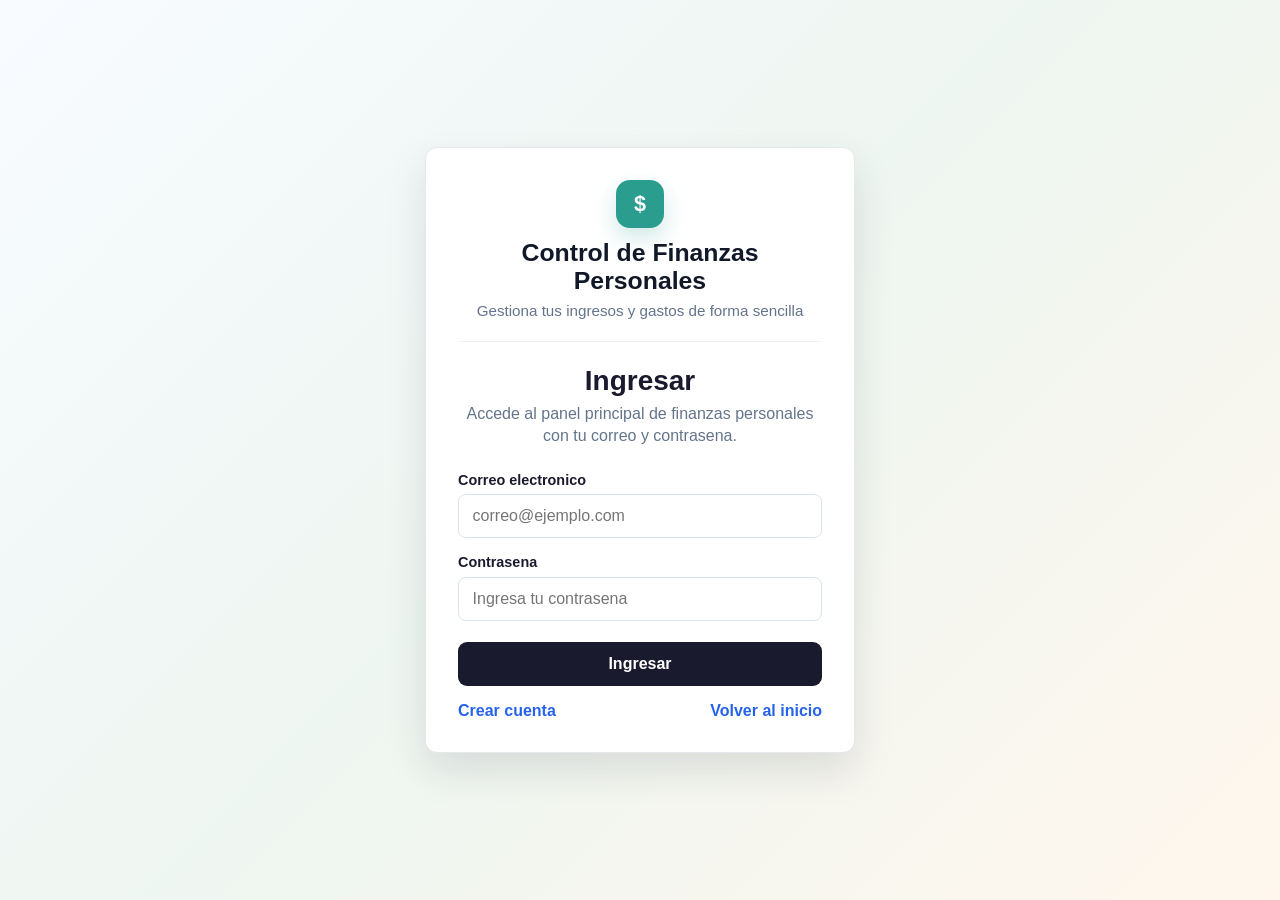
<file: src/main/resources/static/index.html>
<!DOCTYPE html>
<html lang="es">
<head>
  <meta charset="UTF-8" />
  <meta name="viewport" content="width=device-width, initial-scale=1.0"/>
  <title>Control de Finanzas Personales</title>
  <style>
    *, *::before, *::after { box-sizing: border-box; margin: 0; padding: 0; }

    body {
      font-family: 'Segoe UI', system-ui, sans-serif;
      background:
        radial-gradient(circle at top left, rgba(79, 70, 229, 0.16), transparent 34rem),
        linear-gradient(135deg, #f8fbff 0%, #eef6f1 48%, #fff7ed 100%);
      color: #1a1a2e;
      min-height: 100vh;
    }

    /* ── PAGE WRAPPER ── */
    .page {
      max-width: 1080px;
      margin: 0 auto;
      padding: 2rem 1.5rem 3rem;
    }

    /* ── HEADER ── */
    .page-header {
      display: flex;
      align-items: center;
      justify-content: space-between;
      gap: 1.5rem;
      margin-bottom: 1.6rem;
      padding: 1.7rem;
      background: linear-gradient(135deg, #111827 0%, #264653 58%, #2a9d8f 100%);
      color: #fff;
      border-radius: 20px;
      box-shadow: 0 18px 45px rgba(17, 24, 39, 0.22);
      overflow: hidden;
      position: relative;
    }

    .page-header::after {
      content: "";
      position: absolute;
      width: 12rem;
      height: 12rem;
      right: -4rem;
      top: -5rem;
      background: rgba(255,255,255,0.12);
      border-radius: 50%;
    }

    .page-header > * {
      position: relative;
      z-index: 1;
    }

    .page-header h1 {
      font-size: 2.15rem;
      font-weight: 800;
      color: #fff;
      letter-spacing: 0;
    }

    .page-header p {
      font-size: 0.98rem;
      color: rgba(255,255,255,0.78);
      margin-top: 0.35rem;
      max-width: 34rem;
    }

    .btn-nueva {
      display: flex;
      align-items: center;
      gap: 0.55rem;
      background: #ffffff;
      color: #111827;
      box-shadow: 0 12px 26px rgba(0,0,0,0.18);
      border: 2px solid rgba(255,255,255,0.85);
      border-radius: 999px;
      padding: 0.82rem 1.25rem;
      font-size: 0.95rem;
      font-weight: 800;
      cursor: pointer;
      transition: transform 0.2s, box-shadow 0.2s, background 0.2s;
      white-space: nowrap;
    }

    .btn-nueva span {
      display: inline-flex;
      align-items: center;
      justify-content: center;
      width: 1.35rem;
      height: 1.35rem;
      border-radius: 50%;
      background: #2a9d8f;
      color: #fff;
    }

    .btn-nueva:hover {
      background: #f8fafc;
      transform: translateY(-2px);
      box-shadow: 0 16px 34px rgba(0,0,0,0.2);
    }

    /* ── NAVIGATION ── */
    .nav-admin {
      display: grid;
      grid-template-columns: minmax(0, 1fr) auto;
      gap: 0.9rem;
      align-items: center;
      background: rgba(255,255,255,0.78);
      border: 1px solid rgba(255,255,255,0.85);
      border-radius: 16px;
      padding: 0.75rem;
      margin-bottom: 1.5rem;
      box-shadow: 0 12px 30px rgba(31, 41, 55, 0.08);
      backdrop-filter: blur(12px);
    }

    .nav-actions {
      display: flex;
      align-items: center;
      justify-content: center;
      gap: 0.65rem;
      min-width: 0;
      padding-inline: 0.5rem;
      flex-wrap: wrap;
    }

    .nav-admin a,
    .auth-logout {
      display: inline-flex;
      align-items: center;
      justify-content: center;
      gap: 0.4rem;
      min-height: 2.75rem;
      background: #ffffff;
      color: #243447;
      border: 1px solid rgba(42, 157, 143, 0.28);
      border-radius: 12px;
      padding: 0.72rem 1rem;
      font-size: 0.92rem;
      font-weight: 750;
      cursor: pointer;
      text-decoration: none;
      transition: transform 0.2s, box-shadow 0.2s, background 0.2s;
      white-space: nowrap;
      box-shadow: 0 1px 0 rgba(17,24,39,0.04);
    }

    .nav-admin a:hover,
    .auth-logout:hover {
      background: #eef6ff;
      transform: translateY(-1px);
      box-shadow: 0 8px 20px rgba(37, 99, 235, 0.12);
    }

    .auth-status {
      display: none;
      align-items: center;
      justify-content: flex-end;
      gap: 0.55rem;
      min-height: 3.35rem;
      background: rgba(255,255,255,0.96);
      color: #243447;
      border: 1px solid rgba(42, 157, 143, 0.24);
      border-radius: 14px;
      padding: 0.48rem 0.58rem 0.48rem 0.75rem;
      box-shadow: 0 8px 22px rgba(31, 41, 55, 0.08);
      min-width: min(100%, 30rem);
    }

    .auth-status.visible {
      display: inline-flex;
    }

    .auth-avatar,
    .auth-photo {
      width: 2.15rem;
      height: 2.15rem;
      border-radius: 50%;
      flex-shrink: 0;
    }

    .auth-avatar {
      display: inline-flex;
      align-items: center;
      justify-content: center;
      background: #2a9d8f;
      color: #fff;
      font-weight: 850;
    }

    .auth-photo {
      object-fit: cover;
      border: 1px solid rgba(42, 157, 143, 0.35);
    }

    .auth-text {
      font-size: 0.86rem;
      font-weight: 750;
      overflow-wrap: anywhere;
      line-height: 1.2;
      max-width: 16rem;
      color: #334155;
    }

    .auth-profile,
    .auth-logout {
      min-height: 2.35rem;
      border-radius: 10px;
      font-size: 0.84rem;
      font-weight: 800;
      padding: 0.55rem 0.78rem;
      white-space: nowrap;
      box-shadow: none;
    }

    .auth-profile {
      background: #e0f2fe;
      color: #075985;
    }

    .auth-profile:hover {
      background: #bae6fd;
    }

    .auth-logout {
      background: #fee2e2;
      color: #991b1b;
      border-color: #fecaca;
    }

    .auth-logout:hover {
      background: #fecaca;
    }

    .auth-link.oculto {
      display: none;
    }

    /* ── SUMMARY CARDS ── */
    .summary {
      display: grid;
      grid-template-columns: repeat(3, 1fr);
      gap: 1rem;
      margin-bottom: 1.4rem;
    }

    .summary-card {
      background: rgba(255,255,255,0.9);
      border: 1px solid rgba(255,255,255,0.9);
      border-radius: 18px;
      padding: 1.25rem;
      box-shadow: 0 16px 34px rgba(31, 41, 55, 0.09);
      position: relative;
      overflow: hidden;
    }

    .summary-card::after {
      content: "";
      position: absolute;
      inset: auto -2rem -3rem auto;
      width: 7rem;
      height: 7rem;
      background: rgba(42, 157, 143, 0.09);
      border-radius: 50%;
    }

    .summary-top {
      display: flex;
      align-items: center;
      justify-content: space-between;
      margin-bottom: 0.5rem;
      position: relative;
      z-index: 1;
    }

    .summary-icon {
      width: 2.45rem;
      height: 2.45rem;
      display: inline-flex;
      align-items: center;
      justify-content: center;
      border-radius: 14px;
      background: #f3f7fb;
      font-size: 1.15rem;
    }

    .summary-card .label {
      font-size: 0.78rem;
      color: #64748b;
      font-weight: 800;
      text-transform: uppercase;
      letter-spacing: 0;
    }

    .summary-card .amount {
      font-size: 1.65rem;
      font-weight: 850;
      position: relative;
      z-index: 1;
    }

    .c-green { color: #16a34a; }
    .c-red   { color: #dc2626; }
    .c-blue  { color: #2563eb; }

    /* ── TOOLBAR ── */
    .toolbar {
      display: flex;
      gap: 0.8rem;
      margin-bottom: 1.1rem;
      align-items: center;
      background: rgba(255,255,255,0.82);
      border: 1px solid rgba(255,255,255,0.88);
      border-radius: 16px;
      padding: 0.75rem;
      box-shadow: 0 12px 28px rgba(31, 41, 55, 0.08);
      backdrop-filter: blur(12px);
    }

    .search-wrap {
      flex: 1;
      position: relative;
    }

    .search-wrap svg {
      position: absolute;
      left: 0.75rem;
      top: 50%;
      transform: translateY(-50%);
      color: #64748b;
    }

    .search-wrap input {
      width: 100%;
      padding: 0.78rem 0.9rem 0.78rem 2.4rem;
      border: 1px solid #dbe4ee;
      border-radius: 12px;
      font-size: 0.9rem;
      outline: none;
      background: #fff;
      transition: border 0.2s, box-shadow 0.2s;
    }

    .search-wrap input:focus {
      border-color: #2a9d8f;
      box-shadow: 0 0 0 4px rgba(42, 157, 143, 0.12);
    }

    .filter-wrap {
      display: flex;
      align-items: center;
      gap: 0.4rem;
      border: 1px solid #dbe4ee;
      border-radius: 12px;
      padding: 0.7rem 0.9rem;
      background: #fff;
      font-size: 0.9rem;
      color: #334155;
      cursor: pointer;
      min-height: 2.8rem;
    }

    .filter-wrap select {
      border: none;
      outline: none;
      font-size: 0.9rem;
      color: #243447;
      background: transparent;
      cursor: pointer;
      font-weight: 650;
    }

    /* ── TRANSACTION LIST ── */
    .card {
      background: rgba(255,255,255,0.92);
      border: 1px solid rgba(255,255,255,0.9);
      border-radius: 18px;
      box-shadow: 0 18px 40px rgba(31, 41, 55, 0.1);
      overflow: hidden;
    }

    .tx-item {
      display: flex;
      align-items: center;
      gap: 1rem;
      padding: 1.05rem 1.25rem;
      border-bottom: 1px solid #eef2f7;
      transition: background 0.15s, transform 0.15s;
    }

    .tx-item:last-child { border-bottom: none; }
    .tx-item:hover {
      background: #f8fbff;
      transform: translateX(2px);
    }

    /* avatar */
    .avatar {
      width: 42px;
      height: 42px;
      border-radius: 14px;
      display: flex;
      align-items: center;
      justify-content: center;
      font-weight: 700;
      font-size: 1rem;
      color: #fff;
      flex-shrink: 0;
      box-shadow: inset 0 -10px 18px rgba(0,0,0,0.12);
    }

    .tx-info { flex: 1; min-width: 0; }

    .tx-name {
      font-weight: 750;
      font-size: 0.95rem;
      white-space: nowrap;
      overflow: hidden;
      text-overflow: ellipsis;
    }

    .tx-meta {
      font-size: 0.8rem;
      color: #64748b;
      margin-top: 0.15rem;
    }

    .tx-right {
      text-align: right;
      flex-shrink: 0;
    }

    .tx-amount {
      font-weight: 850;
      font-size: 1rem;
    }

    .tx-badge {
      display: inline-block;
      margin-top: 0.2rem;
      font-size: 0.72rem;
      font-weight: 800;
      border-radius: 20px;
      padding: 0.16rem 0.6rem;
    }

    .badge-ingreso { background: #dcfce7; color: #15803d; }
    .badge-gasto   { background: #fee2e2; color: #b91c1c; }

    .tx-actions {
      display: flex;
      align-items: center;
      gap: 0.2rem;
      flex-shrink: 0;
    }

    .tx-edit,
    .tx-del {
      background: none;
      border: none;
      color: #d1d5db;
      cursor: pointer;
      font-size: 0.92rem;
      padding: 0 0.3rem;
      transition: color 0.15s;
    }

    .tx-edit:hover { color: #2563eb; }
    .tx-del:hover { color: #dc2626; }

    .empty-state {
      text-align: center;
      padding: 2.5rem 1rem;
      color: #bbb;
      font-size: 0.95rem;
    }

    /* ── MODAL ── */
    .overlay {
      display: none;
      position: fixed;
      inset: 0;
      background: rgba(0,0,0,0.35);
      z-index: 100;
      align-items: center;
      justify-content: center;
    }

    .overlay.open { display: flex; }

    .modal {
      background: #fff;
      border-radius: 16px;
      padding: 1.8rem;
      width: 100%;
      max-width: 420px;
      box-shadow: 0 8px 30px rgba(0,0,0,0.18);
      position: relative;
    }

    .modal h2 {
      font-size: 1.2rem;
      font-weight: 700;
      margin-bottom: 1.4rem;
    }

    .modal-close {
      position: absolute;
      top: 1.1rem;
      right: 1.2rem;
      background: none;
      border: none;
      font-size: 1.2rem;
      color: #aaa;
      cursor: pointer;
    }

    .modal-close:hover { color: #333; }

    .form-group {
      margin-bottom: 1rem;
    }

    .form-group label {
      display: block;
      font-size: 0.85rem;
      font-weight: 600;
      color: #374151;
      margin-bottom: 0.35rem;
    }

    .form-group input,
    .form-group select {
      width: 100%;
      padding: 0.65rem 0.85rem;
      border: 1px solid #e5e7eb;
      border-radius: 9px;
      font-size: 0.92rem;
      outline: none;
      transition: border 0.2s;
      background: #fff;
    }

    .form-group input:focus,
    .form-group select:focus { border-color: #1a1a2e; }

    .btn-guardar {
      width: 100%;
      padding: 0.75rem;
      background: #1a1a2e;
      color: #fff;
      border: none;
      border-radius: 10px;
      font-size: 1rem;
      font-weight: 600;
      cursor: pointer;
      margin-top: 0.5rem;
      transition: background 0.2s;
    }

    .btn-guardar:hover { background: #2d2d50; }

    .btn-cancelar-edicion {
      display: none;
      width: 100%;
      padding: 0.72rem;
      background: #f1f5f9;
      color: #334155;
      border: 1px solid #cbd5e1;
      border-radius: 10px;
      font-size: 0.95rem;
      font-weight: 700;
      cursor: pointer;
      margin-top: 0.65rem;
    }

    .btn-cancelar-edicion.visible {
      display: block;
    }
    .mensaje-app {
  display: none;
  position: fixed;
  inset: 0;
  background: rgba(0,0,0,0.35);
  z-index: 200;
  align-items: center;
  justify-content: center;
}

.mensaje-app.open {
  display: flex;
}

.mensaje-box {
  background: #fff;
  border-radius: 16px;
  padding: 1.5rem;
  max-width: 420px;
  width: calc(100% - 2rem);
  box-shadow: 0 20px 45px rgba(0,0,0,0.22);
}

.mensaje-box h3 {
  margin-bottom: 0.7rem;
  font-size: 1.1rem;
}

.mensaje-box p {
  color: #475569;
  line-height: 1.4;
  margin-bottom: 1.2rem;
}

.mensaje-box button {
  width: 100%;
  padding: 0.75rem;
  border: none;
  border-radius: 10px;
  background: #1a1a2e;
  color: #fff;
  font-weight: 700;
  cursor: pointer;
}
    @media (max-width: 600px) {
      .summary { grid-template-columns: 1fr; }
      .page { padding: 1.2rem 1rem; }
      .page-header {
        align-items: stretch;
        flex-direction: column;
        padding: 1.3rem;
      }
      .page-header h1 { font-size: 1.7rem; }
      .btn-nueva { justify-content: center; }
      .toolbar {
        align-items: stretch;
        flex-direction: column;
      }
      .filter-wrap { width: 100%; }
      .filter-wrap select { width: 100%; }
      .nav-admin {
        grid-template-columns: 1fr;
      }
      .auth-status {
        justify-content: flex-start;
        min-width: 0;
        width: 100%;
        flex-wrap: wrap;
      }
      .auth-text {
        max-width: none;
        flex: 1;
        min-width: 12rem;
      }
    }
  </style>
</head>
<body>
<div class="page">

  <!-- NAVIGATION -->
  <div class="nav-admin">
    <div class="nav-actions">
      <a href="login.html" class="auth-link" id="linkLogin">Ingresar</a>
      <a href="registro.html" class="auth-link" id="linkRegistro">Crear cuenta</a>
      <a href="admin.html">📊 Administrar Categorías de Gasto</a>
      <a href="admin-fuentes.html">💰 Administrar Fuentes de Ingreso</a>
    </div>
    <div class="auth-status" id="authStatus">
      <span class="auth-avatar" id="authAvatar">?</span>
      <span class="auth-text" id="authText"></span>
      <a class="auth-profile" href="perfil.html">Mi perfil</a>
      <button class="auth-logout" id="btnCerrarSesion" type="button">Cerrar sesión</button>
    </div>
  </div>

  <!-- HEADER -->
  <div class="page-header">
    <div>
      <h1>Control de Finanzas Personales</h1>
      <p>Consulta tu balance, registra movimientos y mantén tus ingresos y gastos organizados.</p>
    </div>
    <button class="btn-nueva" onclick="abrirModal()">
      <span>+</span> Nueva Transacción
    </button>
  </div>

  <!-- SUMMARY -->
  <div class="summary">
    <div class="summary-card">
      <div class="summary-top">
        <div class="label">Total ingresos</div>
        <div class="summary-icon">↗</div>
      </div>
      <div class="amount c-green" id="totalIngresos">$0.00</div>
    </div>
    <div class="summary-card">
      <div class="summary-top">
        <div class="label">Total gastos</div>
        <div class="summary-icon">↘</div>
      </div>
      <div class="amount c-red" id="totalGastos">$0.00</div>
    </div>
    <div class="summary-card">
      <div class="summary-top">
        <div class="label">Balance</div>
        <div class="summary-icon">∑</div>
      </div>
      <div class="amount c-blue" id="balance">$0.00</div>
    </div>
  </div>

  <!-- TOOLBAR -->
  <div class="toolbar">
    <div class="search-wrap">
      <svg width="16" height="16" fill="none" stroke="currentColor" stroke-width="2" viewBox="0 0 24 24">
        <circle cx="11" cy="11" r="8"/><line x1="21" y1="21" x2="16.65" y2="16.65"/>
      </svg>
      <input type="text" id="buscar" placeholder="Buscar transacciones..." oninput="renderLista()" />
    </div>
    <div class="filter-wrap">
      <svg width="15" height="15" fill="none" stroke="currentColor" stroke-width="2" viewBox="0 0 24 24">
        <polygon points="22 3 2 3 10 12.46 10 19 14 21 14 12.46 22 3"/>
      </svg>
      <select id="filtro" onchange="renderLista()">
        <option value="todas">Todas</option>
        <option value="ingreso">Ingresos</option>
        <option value="gasto">Gastos</option>
      </select>
    </div>
  </div>

  <!-- LISTA -->
  <div class="card" id="lista">
    <div class="empty-state">Cargando...</div>
  </div>

</div>

<!-- MODAL -->
<div class="overlay" id="overlay" onclick="cerrarSiOverlay(event)">
  <div class="modal">
    <button class="modal-close" onclick="cerrarModal()">✕</button>
    <h2 id="modalTitulo">Agregar Transacción</h2>
    <form id="formTx" onsubmit="guardar(event)">
      <div class="form-group">
        <label>Tipo</label>
        <select id="tipo" onchange="actualizarSelectores()">
          <option value="gasto">Gasto</option>
          <option value="ingreso">Ingreso</option>
        </select>
      </div>
      <div class="form-group">
        <label>Descripción</label>
        <input type="text" id="desc" placeholder="Ej: Salario mensual" required />
      </div>
      <div class="form-group" id="categoriaGroup">
        <label id="labelCategoria">Categoría</label>
        <select id="categoria" required>
          <option value="">-- Selecciona una categoría --</option>
        </select>
      </div>
      <div class="form-group" id="fuenteGroup" style="display: none;">
        <label id="labelFuente">Fuente de ingreso</label>
        <select id="fuente">
          <option value="">-- Selecciona una fuente --</option>
        </select>
      </div>
      <div class="form-group">
        <label>Monto</label>
        <input type="number" id="monto" placeholder="0.00" step="0.01" min="0.01" required />
      </div>
      <div class="form-group">
        <label>Fecha</label>
        <input type="date" id="fecha" required />
      </div>
      <button type="submit" class="btn-guardar">Guardar Transacción</button>
      <button type="button" class="btn-cancelar-edicion" id="btnCancelarEdicion" onclick="cancelarEdicion()">Cancelar</button>
    </form>
  </div>
</div>
<div class="mensaje-app" id="mensajeApp">
  <div class="mensaje-box">
    <h3>Atención</h3>
    <p id="mensajeTexto"></p>
    <button onclick="cerrarMensaje()">Aceptar</button>
  </div>
</div>
<script>
  const API = '/api';
  let usuarioActual = null;

  function cargarEstadoSesion() {
    const raw = localStorage.getItem('usuarioAutenticado');
    if (!raw) {
      window.location.href = 'login.html';
      return false;
    }

    try {
      const usuario = JSON.parse(raw);
      if (!usuario || !usuario.id || !usuario.correo) {
        localStorage.removeItem('usuarioAutenticado');
        window.location.href = 'login.html';
        return false;
      }

      usuarioActual = usuario;

      const nombre = (usuario.nombre || '').trim();
      const correo = usuario.correo;
      const fotoUrl = (usuario.fotoUrl || '').trim();
      const inicial = (nombre || correo || '?').charAt(0).toUpperCase();
      const textoSesion = nombre ? `Sesión iniciada como ${nombre} (${correo})` : `Sesión iniciada como ${correo}`;
      const authStatus = document.getElementById('authStatus');
      const avatarActual = document.getElementById('authAvatar');

      if (fotoUrl) {
        const img = document.createElement('img');
        img.className = 'auth-photo';
        img.id = 'authAvatar';
        img.src = fotoUrl;
        img.alt = 'Foto de perfil';
        img.onerror = () => {
          const avatar = document.createElement('span');
          avatar.className = 'auth-avatar';
          avatar.id = 'authAvatar';
          avatar.textContent = inicial;
          img.replaceWith(avatar);
        };
        avatarActual.replaceWith(img);
      } else {
        avatarActual.textContent = inicial;
      }

      document.getElementById('authText').textContent = textoSesion;
      authStatus.classList.add('visible');
      document.getElementById('linkLogin').classList.add('oculto');
      document.getElementById('linkRegistro').classList.add('oculto');
      return true;
    } catch (err) {
      localStorage.removeItem('usuarioAutenticado');
      window.location.href = 'login.html';
      return false;
    }
  }

  function cerrarSesion() {
    localStorage.removeItem('usuarioAutenticado');
    window.location.href = 'login.html';
  }

  document.getElementById('btnCerrarSesion').addEventListener('click', cerrarSesion);

  const sesionActiva = cargarEstadoSesion();

  // Paleta de colores para avatares
  const COLORS = ['#6366f1','#f59e0b','#10b981','#ef4444','#3b82f6','#8b5cf6','#ec4899','#14b8a6','#f97316','#84cc16'];
  const colorMap = {};

  function avatarColor(letra) {
    const k = letra.toUpperCase();
    if (!colorMap[k]) {
      const idx = k.charCodeAt(0) % COLORS.length;
      colorMap[k] = COLORS[idx];
    }
    return colorMap[k];
  }

  const fmt = n => '$' + parseFloat(n).toLocaleString('es-CO', { minimumFractionDigits: 2, maximumFractionDigits: 2 });

  let todas = []; // { ...item, tipo: 'ingreso'|'gasto' }
  let categoriasGasto = [];
  let fuentesIngreso = [];
  let transaccionEditando = null;

  // Cargar todas las categorías y filtrarlas por tipo
  async function cargarCategorias() {
    try {
      if (!usuarioActual) return;
      const res = await fetch(`${API}/categorias?usuarioId=${usuarioActual.id}`);
      categoriasGasto = await res.json();
    } catch (err) {
      console.error('Error cargando categorías:', err);
    }
  }

  // Cargar fuentes de ingreso
  async function cargarFuentes() {
    try {
      if (!usuarioActual) return;
      const res = await fetch(`${API}/fuentes-ingreso?usuarioId=${usuarioActual.id}`);
      fuentesIngreso = await res.json();
    } catch (err) {
      console.error('Error cargando fuentes:', err);
    }
  }

  // Actualizar selectores al abrir modal o cambiar tipo
  function actualizarSelectores() {
    const tipo = document.getElementById('tipo').value;
    const selectCat = document.getElementById('categoria');
    const categoriaGroup = document.getElementById('categoriaGroup');
    const fuenteGroup = document.getElementById('fuenteGroup');
    const selectFuente = document.getElementById('fuente');

    selectCat.innerHTML = '<option value="">-- Selecciona una categoría --</option>';
    const cats = tipo === 'gasto' ? categoriasGasto : [];
    cats.forEach(cat => {
      const opt = document.createElement('option');
      opt.value = cat.id;
      opt.textContent = cat.nombre;
      selectCat.appendChild(opt);
    });

    // Mostrar u ocultar fuentes según tipo
    if (tipo === 'ingreso') {
      categoriaGroup.style.display = 'none';
      selectCat.required = false;
      selectCat.value = '';

      fuenteGroup.style.display = 'block';
      selectFuente.required = fuentesIngreso.length > 0;
      selectFuente.innerHTML = '<option value="">-- Selecciona una fuente --</option>';
      fuentesIngreso.forEach(f => {
        const opt = document.createElement('option');
        opt.value = f.id;
        opt.textContent = f.nombre;
        selectFuente.appendChild(opt);
      });
    } else {
      categoriaGroup.style.display = 'block';
      selectCat.required = categoriasGasto.length > 0;
      selectFuente.required = false;
      selectFuente.value = '';
      fuenteGroup.style.display = 'none';
    }
  }

  // ────────────────────────────────────────────────────────────
  async function cargar() {
    if (!usuarioActual) return;

    await Promise.all([cargarCategorias(), cargarFuentes()]);
    
    const [rI, rG] = await Promise.all([
      fetch(`${API}/ingresos?usuarioId=${usuarioActual.id}`),
      fetch(`${API}/gastos?usuarioId=${usuarioActual.id}`)
    ]);

    if (!rI.ok || !rG.ok) {
      localStorage.removeItem('usuarioAutenticado');
      window.location.href = 'login.html';
      return;
    }

    const ingresos = (await rI.json()).map(i => ({ ...i, tipo: 'ingreso' }));
    const gastos   = (await rG.json()).map(g => ({ ...g, tipo: 'gasto'   }));

    todas = [...ingresos, ...gastos].sort((a, b) => b.fecha.localeCompare(a.fecha));
    actualizarResumen();
    renderLista();
  }

  function actualizarResumen() {
    const sumI = todas.filter(t => t.tipo === 'ingreso').reduce((s, t) => s + parseFloat(t.monto), 0);
    const sumG = todas.filter(t => t.tipo === 'gasto').reduce((s, t) => s + parseFloat(t.monto), 0);
    const bal  = sumI - sumG;

    document.getElementById('totalIngresos').textContent = fmt(sumI);
    document.getElementById('totalGastos').textContent   = fmt(sumG);
    const elBal = document.getElementById('balance');
    elBal.textContent = fmt(bal);
    elBal.className   = 'amount ' + (bal >= 0 ? 'c-blue' : 'c-red');
  }

  function renderLista() {
    const busq   = document.getElementById('buscar').value.toLowerCase();
    const filtro = document.getElementById('filtro').value;

    const items = todas.filter(t => {
      const matchTipo = filtro === 'todas' || t.tipo === filtro;
      const categoriaTexto = typeof t.categoria === 'string' ? t.categoria : (t.categoria?.nombre || '');
      const fuenteTexto = typeof t.fuenteIngreso === 'string' ? t.fuenteIngreso : (t.fuenteIngreso?.nombre || '');
      const matchText = !busq ||
        (t.descripcion || '').toLowerCase().includes(busq) ||
        categoriaTexto.toLowerCase().includes(busq) ||
        fuenteTexto.toLowerCase().includes(busq);
      return matchTipo && matchText;
    });

    const lista = document.getElementById('lista');

    if (items.length === 0) {
      lista.innerHTML = '<div class="empty-state">No se encontraron transacciones</div>';
      return;
    }

    lista.innerHTML = items.map(t => {
      const letra = (t.descripcion || '?')[0].toUpperCase();
      const color = avatarColor(letra);
      const esIngreso = t.tipo === 'ingreso';
      const amountStr = (esIngreso ? '+' : '-') + fmt(t.monto);
      const amountClass = esIngreso ? 'c-green' : 'c-red';
      const badge = esIngreso
        ? '<span class="tx-badge badge-ingreso">Ingreso</span>'
        : '<span class="tx-badge badge-gasto">Gasto</span>';
      const categoriaNombre = typeof t.categoria === 'string' ? t.categoria : (t.categoria?.nombre || '');
      const fuenteNombre = esIngreso
        ? (typeof t.fuenteIngreso === 'string' ? t.fuenteIngreso : (t.fuenteIngreso?.nombre || 'Sin fuente'))
        : null;
      const meta = [categoriaNombre, fuenteNombre, formatFecha(t.fecha)].filter(Boolean).join(' • ');

      return `
        <div class="tx-item">
          <div class="avatar" style="background:${color}">${letra}</div>
          <div class="tx-info">
            <div class="tx-name">${esc(t.descripcion)}</div>
            <div class="tx-meta">${esc(meta)}</div>
          </div>
          <div class="tx-right">
            <div class="tx-amount ${amountClass}">${amountStr}</div>
            ${badge}
          </div>
          <div class="tx-actions">
            <button class="tx-edit" onclick="editar('${t.tipo}', ${t.id})">Editar</button>
            <button class="tx-del" onclick="eliminar('${t.tipo}', ${t.id})">✕</button>
          </div>
        </div>`;
    }).join('');
  }

  function formatFecha(f) {
    if (!f) return '';
    const meses = ['ene','feb','mar','abr','may','jun','jul','ago','sep','oct','nov','dic'];
    const [y, m, d] = f.split('-');
    return `${parseInt(d)} ${meses[parseInt(m)-1]} ${y}`;
  }

  function esc(s) {
    if (!s) return '';
    return s.replace(/&/g,'&amp;').replace(/</g,'&lt;').replace(/>/g,'&gt;');
  }

  // ── Eliminar ─────────────────────────────────────────────────
  async function eliminar(tipo, id) {
    if (!usuarioActual) {
      window.location.href = 'login.html';
      return;
    }

    const endpoint = tipo === 'ingreso' ? 'ingresos' : 'gastos';
    await fetch(`${API}/${endpoint}/${id}?usuarioId=${usuarioActual.id}`, { method: 'DELETE' });
    cargar();
  }

  // ── Modal ─────────────────────────────────────────────────────
  function abrirModal() {
    limpiarModoEdicion();
    document.getElementById('formTx').reset();
    document.getElementById('fecha').valueAsDate = new Date();
    actualizarSelectores();
    document.getElementById('overlay').classList.add('open');
  }

  function cerrarModal() {
    document.getElementById('overlay').classList.remove('open');
    limpiarModoEdicion();
  }

  function cerrarSiOverlay(e) {
    if (e.target === document.getElementById('overlay')) cerrarModal();
  }

  function limpiarModoEdicion() {
    transaccionEditando = null;
    document.getElementById('modalTitulo').textContent = 'Agregar Transacción';
    document.querySelector('.btn-guardar').textContent = 'Guardar Transacción';
    document.getElementById('btnCancelarEdicion').classList.remove('visible');
    document.getElementById('tipo').disabled = false;
  }

  function cancelarEdicion() {
    cerrarModal();
  }

  function editar(tipo, id) {
    const tx = todas.find(t => t.tipo === tipo && t.id === id);
    if (!tx) {
      mostrarMensaje('No se encontró la transacción para editar.');
      return;
    }

    transaccionEditando = { tipo, id };
    document.getElementById('formTx').reset();
    document.getElementById('modalTitulo').textContent = 'Editar transacción';
    document.querySelector('.btn-guardar').textContent = 'Guardar cambios';
    document.getElementById('btnCancelarEdicion').classList.add('visible');

    const tipoSelect = document.getElementById('tipo');
    tipoSelect.value = tipo;
    tipoSelect.disabled = true;
    actualizarSelectores();

    document.getElementById('desc').value = tx.descripcion || '';
    document.getElementById('monto').value = tx.monto || '';
    document.getElementById('fecha').value = tx.fecha || '';

    if (tipo === 'gasto') {
      document.getElementById('categoria').value = tx.categoria?.id || '';
    } else {
      document.getElementById('fuente').value = tx.fuenteIngreso?.id || '';
    }

    document.getElementById('overlay').classList.add('open');
  }
function mostrarMensaje(texto) {
  document.getElementById('mensajeTexto').textContent = texto;
  document.getElementById('mensajeApp').classList.add('open');
}

function cerrarMensaje() {
  document.getElementById('mensajeApp').classList.remove('open');
}
  async function guardar(e) {
    e.preventDefault();
    const tipo = transaccionEditando ? transaccionEditando.tipo : document.getElementById('tipo').value;
    const endpoint = tipo === 'ingreso' ? 'ingresos' : 'gastos';
    const categoriaId = document.getElementById('categoria').value;
    const descripcion = document.getElementById('desc').value.trim();
    const monto = document.getElementById('monto').value;
    const fecha = document.getElementById('fecha').value;

    if (!descripcion) {
      mostrarMensaje('La descripción es obligatoria.');
      return;
    }

    if (!monto || parseFloat(monto) <= 0) {
      mostrarMensaje('El monto debe ser mayor que cero.');
      return;
    }

    if (!fecha) {
      mostrarMensaje('La fecha es obligatoria.');
      return;
    }

    if (tipo === 'gasto' && categoriasGasto.length === 0) {
      mostrarMensaje('No se puede crear el gasto porque no hay ninguna categoría de gasto definida. Primero crea una categoría de gasto.');
      return;
    }

    if (tipo === 'ingreso' && fuentesIngreso.length === 0) {
      mostrarMensaje('No se puede crear el ingreso porque no hay ninguna fuente de ingreso definida.');
      return;
    }

    if (tipo === 'gasto' && !categoriaId) {
      mostrarMensaje('Debes seleccionar una categoría de gasto.');
      return;
    }

    const body = {
      descripcion,
      monto,
      fecha
    };

    if (!transaccionEditando) {
      body.usuarioId = usuarioActual.id;
    }

    if (tipo === 'gasto') {
      if (transaccionEditando) {
        body.categoria = { id: parseInt(categoriaId, 10) };
      } else {
        body.categoriaId = parseInt(categoriaId, 10);
      }
    }

    // Agregar fuenteIngresoId si es ingreso
    if (tipo === 'ingreso') {
      const fuenteId = document.getElementById('fuente').value;
      if (!fuenteId) {
        mostrarMensaje('Debes seleccionar una fuente de ingreso.');
        return;
      }
      if (fuenteId) {
        if (transaccionEditando) {
          body.fuenteIngreso = { id: parseInt(fuenteId, 10) };
        } else {
          body.fuenteIngresoId = parseInt(fuenteId, 10);
        }
      }
    }

    const url = transaccionEditando
      ? `${API}/${endpoint}/${transaccionEditando.id}?usuarioId=${usuarioActual.id}`
      : `${API}/${endpoint}`;
    const method = transaccionEditando ? 'PUT' : 'POST';
    const mensajeExito = transaccionEditando ? 'Transacción actualizada correctamente.' : 'Transacción guardada correctamente.';

    const res = await fetch(url, {
      method,
      headers: { 'Content-Type': 'application/json' },
      body: JSON.stringify(body)
    });

    if (!res.ok) {
      const error = await res.text().catch(() => '');
      mostrarMensaje(error || 'No se pudo guardar la transacción.');
      return;
    }

    cerrarModal();
    mostrarMensaje(mensajeExito);
    cargar();
  }

  // ── Init ──────────────────────────────────────────────────────
  if (sesionActiva) {
    cargar();
  }
</script>
</body>
</html>
</file>
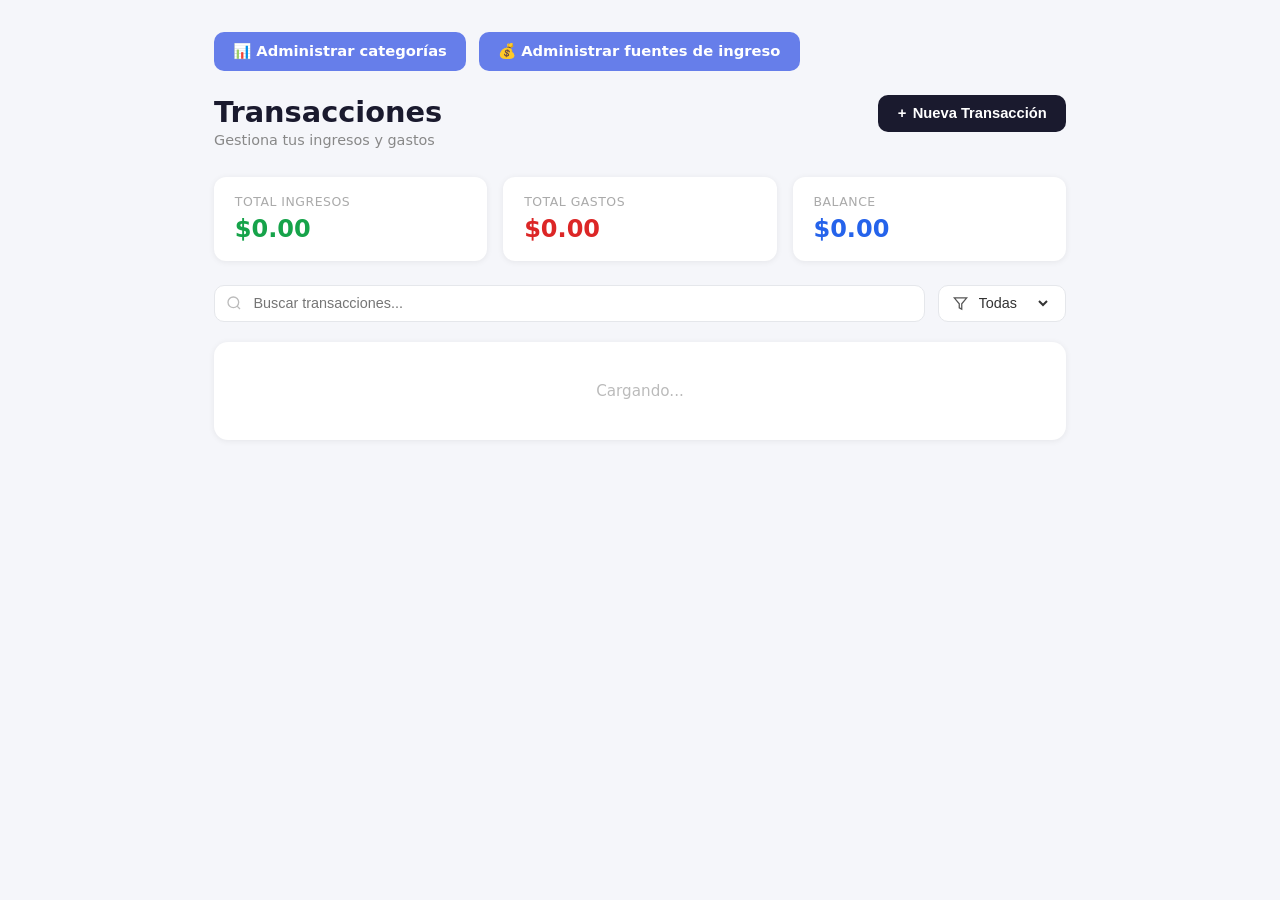
<file: Backend/src/main/resources/static/index.html>
<!DOCTYPE html>
<html lang="es">
<head>
  <meta charset="UTF-8" />
  <meta name="viewport" content="width=device-width, initial-scale=1.0"/>
  <title>Transacciones</title>
  <style>
    *, *::before, *::after { box-sizing: border-box; margin: 0; padding: 0; }

    body {
      font-family: 'Segoe UI', system-ui, sans-serif;
      background: #f5f6fa;
      color: #1a1a2e;
      min-height: 100vh;
    }

    /* ── PAGE WRAPPER ── */
    .page {
      max-width: 900px;
      margin: 0 auto;
      padding: 2rem 1.5rem;
    }

    /* ── HEADER ── */
    .page-header {
      display: flex;
      align-items: flex-start;
      justify-content: space-between;
      margin-bottom: 1.8rem;
    }

    .page-header h1 {
      font-size: 1.8rem;
      font-weight: 700;
      color: #1a1a2e;
    }

    .page-header p {
      font-size: 0.9rem;
      color: #888;
      margin-top: 0.2rem;
    }

    .btn-nueva {
      display: flex;
      align-items: center;
      gap: 0.4rem;
      background: #1a1a2e;
      color: #fff;
      border: none;
      border-radius: 10px;
      padding: 0.65rem 1.2rem;
      font-size: 0.92rem;
      font-weight: 600;
      cursor: pointer;
      transition: background 0.2s;
      white-space: nowrap;
    }

    .btn-nueva:hover { background: #2d2d50; }

    /* ── NAVIGATION ── */
    .nav-admin {
      display: flex;
      gap: 0.8rem;
      margin-bottom: 1.5rem;
    }

    .nav-admin a {
      display: inline-flex;
      align-items: center;
      gap: 0.4rem;
      background: #667eea;
      color: #fff;
      border: none;
      border-radius: 10px;
      padding: 0.65rem 1.2rem;
      font-size: 0.92rem;
      font-weight: 600;
      cursor: pointer;
      text-decoration: none;
      transition: background 0.2s;
    }

    .nav-admin a:hover { background: #5568d3; }

    /* ── SUMMARY CARDS ── */
    .summary {
      display: grid;
      grid-template-columns: repeat(3, 1fr);
      gap: 1rem;
      margin-bottom: 1.5rem;
    }

    .summary-card {
      background: #fff;
      border-radius: 12px;
      padding: 1.1rem 1.3rem;
      box-shadow: 0 1px 6px rgba(0,0,0,0.07);
    }

    .summary-card .label {
      font-size: 0.78rem;
      color: #aaa;
      font-weight: 500;
      text-transform: uppercase;
      letter-spacing: 0.5px;
      margin-bottom: 0.35rem;
    }

    .summary-card .amount {
      font-size: 1.5rem;
      font-weight: 700;
    }

    .c-green { color: #16a34a; }
    .c-red   { color: #dc2626; }
    .c-blue  { color: #2563eb; }

    /* ── TOOLBAR ── */
    .toolbar {
      display: flex;
      gap: 0.8rem;
      margin-bottom: 1.2rem;
      align-items: center;
    }

    .search-wrap {
      flex: 1;
      position: relative;
    }

    .search-wrap svg {
      position: absolute;
      left: 0.75rem;
      top: 50%;
      transform: translateY(-50%);
      color: #bbb;
    }

    .search-wrap input {
      width: 100%;
      padding: 0.62rem 0.9rem 0.62rem 2.4rem;
      border: 1px solid #e5e7eb;
      border-radius: 10px;
      font-size: 0.9rem;
      outline: none;
      background: #fff;
      transition: border 0.2s;
    }

    .search-wrap input:focus { border-color: #1a1a2e; }

    .filter-wrap {
      display: flex;
      align-items: center;
      gap: 0.4rem;
      border: 1px solid #e5e7eb;
      border-radius: 10px;
      padding: 0.55rem 0.9rem;
      background: #fff;
      font-size: 0.9rem;
      color: #555;
      cursor: pointer;
    }

    .filter-wrap select {
      border: none;
      outline: none;
      font-size: 0.9rem;
      color: #333;
      background: transparent;
      cursor: pointer;
    }

    /* ── TRANSACTION LIST ── */
    .card {
      background: #fff;
      border-radius: 14px;
      box-shadow: 0 1px 6px rgba(0,0,0,0.07);
      overflow: hidden;
    }

    .tx-item {
      display: flex;
      align-items: center;
      gap: 1rem;
      padding: 1rem 1.3rem;
      border-bottom: 1px solid #f3f4f6;
      transition: background 0.15s;
    }

    .tx-item:last-child { border-bottom: none; }
    .tx-item:hover { background: #fafafa; }

    /* avatar */
    .avatar {
      width: 42px;
      height: 42px;
      border-radius: 50%;
      display: flex;
      align-items: center;
      justify-content: center;
      font-weight: 700;
      font-size: 1rem;
      color: #fff;
      flex-shrink: 0;
    }

    .tx-info { flex: 1; min-width: 0; }

    .tx-name {
      font-weight: 600;
      font-size: 0.95rem;
      white-space: nowrap;
      overflow: hidden;
      text-overflow: ellipsis;
    }

    .tx-meta {
      font-size: 0.8rem;
      color: #9ca3af;
      margin-top: 0.15rem;
    }

    .tx-right {
      text-align: right;
      flex-shrink: 0;
    }

    .tx-amount {
      font-weight: 700;
      font-size: 1rem;
    }

    .tx-badge {
      display: inline-block;
      margin-top: 0.2rem;
      font-size: 0.72rem;
      font-weight: 600;
      border-radius: 20px;
      padding: 0.1rem 0.55rem;
    }

    .badge-ingreso { background: #dcfce7; color: #16a34a; }
    .badge-gasto   { background: #fee2e2; color: #dc2626; }

    .tx-del {
      background: none;
      border: none;
      color: #d1d5db;
      cursor: pointer;
      font-size: 1rem;
      padding: 0 0.3rem;
      margin-left: 0.5rem;
      transition: color 0.15s;
    }

    .tx-del:hover { color: #dc2626; }

    .empty-state {
      text-align: center;
      padding: 2.5rem 1rem;
      color: #bbb;
      font-size: 0.95rem;
    }

    /* ── MODAL ── */
    .overlay {
      display: none;
      position: fixed;
      inset: 0;
      background: rgba(0,0,0,0.35);
      z-index: 100;
      align-items: center;
      justify-content: center;
    }

    .overlay.open { display: flex; }

    .modal {
      background: #fff;
      border-radius: 16px;
      padding: 1.8rem;
      width: 100%;
      max-width: 420px;
      box-shadow: 0 8px 30px rgba(0,0,0,0.18);
      position: relative;
    }

    .modal h2 {
      font-size: 1.2rem;
      font-weight: 700;
      margin-bottom: 1.4rem;
    }

    .modal-close {
      position: absolute;
      top: 1.1rem;
      right: 1.2rem;
      background: none;
      border: none;
      font-size: 1.2rem;
      color: #aaa;
      cursor: pointer;
    }

    .modal-close:hover { color: #333; }

    .form-group {
      margin-bottom: 1rem;
    }

    .form-group label {
      display: block;
      font-size: 0.85rem;
      font-weight: 600;
      color: #374151;
      margin-bottom: 0.35rem;
    }

    .form-group input,
    .form-group select {
      width: 100%;
      padding: 0.65rem 0.85rem;
      border: 1px solid #e5e7eb;
      border-radius: 9px;
      font-size: 0.92rem;
      outline: none;
      transition: border 0.2s;
      background: #fff;
    }

    .form-group input:focus,
    .form-group select:focus { border-color: #1a1a2e; }

    .btn-guardar {
      width: 100%;
      padding: 0.75rem;
      background: #1a1a2e;
      color: #fff;
      border: none;
      border-radius: 10px;
      font-size: 1rem;
      font-weight: 600;
      cursor: pointer;
      margin-top: 0.5rem;
      transition: background 0.2s;
    }

    .btn-guardar:hover { background: #2d2d50; }

    @media (max-width: 600px) {
      .summary { grid-template-columns: 1fr; }
      .page { padding: 1.2rem 1rem; }
    }
  </style>
</head>
<body>
<div class="page">

  <!-- NAVIGATION -->
  <div class="nav-admin">
    <a href="/admin.html">📊 Administrar categorías</a>
    <a href="/admin-fuentes.html">💰 Administrar fuentes de ingreso</a>
  </div>

  <!-- HEADER -->
  <div class="page-header">
    <div>
      <h1>Transacciones</h1>
      <p>Gestiona tus ingresos y gastos</p>
    </div>
    <button class="btn-nueva" onclick="abrirModal()">
      <span>+</span> Nueva Transacción
    </button>
  </div>

  <!-- SUMMARY -->
  <div class="summary">
    <div class="summary-card">
      <div class="label">Total ingresos</div>
      <div class="amount c-green" id="totalIngresos">$0.00</div>
    </div>
    <div class="summary-card">
      <div class="label">Total gastos</div>
      <div class="amount c-red" id="totalGastos">$0.00</div>
    </div>
    <div class="summary-card">
      <div class="label">Balance</div>
      <div class="amount c-blue" id="balance">$0.00</div>
    </div>
  </div>

  <!-- TOOLBAR -->
  <div class="toolbar">
    <div class="search-wrap">
      <svg width="16" height="16" fill="none" stroke="currentColor" stroke-width="2" viewBox="0 0 24 24">
        <circle cx="11" cy="11" r="8"/><line x1="21" y1="21" x2="16.65" y2="16.65"/>
      </svg>
      <input type="text" id="buscar" placeholder="Buscar transacciones..." oninput="renderLista()" />
    </div>
    <div class="filter-wrap">
      <svg width="15" height="15" fill="none" stroke="currentColor" stroke-width="2" viewBox="0 0 24 24">
        <polygon points="22 3 2 3 10 12.46 10 19 14 21 14 12.46 22 3"/>
      </svg>
      <select id="filtro" onchange="renderLista()">
        <option value="todas">Todas</option>
        <option value="ingreso">Ingresos</option>
        <option value="gasto">Gastos</option>
      </select>
    </div>
  </div>

  <!-- LISTA -->
  <div class="card" id="lista">
    <div class="empty-state">Cargando...</div>
  </div>

</div>

<!-- MODAL -->
<div class="overlay" id="overlay" onclick="cerrarSiOverlay(event)">
  <div class="modal">
    <button class="modal-close" onclick="cerrarModal()">✕</button>
    <h2>Agregar Transacción</h2>
    <form id="formTx" onsubmit="guardar(event)">
      <div class="form-group">
        <label>Tipo</label>
        <select id="tipo" onchange="actualizarSelectores()">
          <option value="gasto">Gasto</option>
          <option value="ingreso">Ingreso</option>
        </select>
      </div>
      <div class="form-group">
        <label>Descripción</label>
        <input type="text" id="desc" placeholder="Ej: Salario mensual" required />
      </div>
      <div class="form-group">
        <label id="labelCategoria">Categoría</label>
        <select id="categoria" required>
          <option value="">-- Selecciona una categoría --</option>
        </select>
      </div>
      <div class="form-group" id="fuenteGroup" style="display: none;">
        <label id="labelFuente">Fuente de ingreso</label>
        <select id="fuente">
          <option value="">-- Selecciona una fuente --</option>
        </select>
      </div>
      <div class="form-group">
        <label>Monto</label>
        <input type="number" id="monto" placeholder="0.00" step="0.01" min="0.01" required />
      </div>
      <div class="form-group">
        <label>Fecha</label>
        <input type="date" id="fecha" required />
      </div>
      <button type="submit" class="btn-guardar">Guardar Transacción</button>
    </form>
  </div>
</div>

<script>
  const API = 'http://localhost:8080/api';

  // Paleta de colores para avatares
  const COLORS = ['#6366f1','#f59e0b','#10b981','#ef4444','#3b82f6','#8b5cf6','#ec4899','#14b8a6','#f97316','#84cc16'];
  const colorMap = {};

  function avatarColor(letra) {
    const k = letra.toUpperCase();
    if (!colorMap[k]) {
      const idx = k.charCodeAt(0) % COLORS.length;
      colorMap[k] = COLORS[idx];
    }
    return colorMap[k];
  }

  const fmt = n => '$' + parseFloat(n).toLocaleString('es-CO', { minimumFractionDigits: 2, maximumFractionDigits: 2 });

  let todas = []; // { ...item, tipo: 'ingreso'|'gasto' }
  let categoriasGasto = [];
  let categoriasIngreso = [];
  let fuentesIngreso = [];

  // Cargar todas las categorías y filtrarlas por tipo
  async function cargarCategorias() {
    try {
      const res = await fetch(`${API}/categorias`);
      const cats = await res.json();
      categoriasGasto = cats.filter(c => c.tipo === 'GASTO');
      categoriasIngreso = cats.filter(c => c.tipo === 'INGRESO');
    } catch (err) {
      console.error('Error cargando categorías:', err);
    }
  }

  // Cargar fuentes de ingreso
  async function cargarFuentes() {
    try {
      const res = await fetch(`${API}/fuentes-ingreso`);
      fuentesIngreso = await res.json();
    } catch (err) {
      console.error('Error cargando fuentes:', err);
    }
  }

  // Actualizar selectores al abrir modal o cambiar tipo
  function actualizarSelectores() {
    const tipo = document.getElementById('tipo').value;
    const selectCat = document.getElementById('categoria');
    const fuenteGroup = document.getElementById('fuenteGroup');

    selectCat.innerHTML = '<option value="">-- Selecciona una categoría --</option>';
    const cats = tipo === 'gasto' ? categoriasGasto : categoriasIngreso;
    cats.forEach(cat => {
      const opt = document.createElement('option');
      opt.value = cat.id;
      opt.textContent = cat.nombre;
      selectCat.appendChild(opt);
    });

    // Mostrar u ocultar fuentes según tipo
    if (tipo === 'ingreso') {
      fuenteGroup.style.display = 'block';
      const selectFuente = document.getElementById('fuente');
      selectFuente.innerHTML = '<option value="">-- Selecciona una fuente (opcional) --</option>';
      fuentesIngreso.forEach(f => {
        const opt = document.createElement('option');
        opt.value = f.id;
        opt.textContent = f.nombre;
        selectFuente.appendChild(opt);
      });
    } else {
      fuenteGroup.style.display = 'none';
    }
  }

  // ────────────────────────────────────────────────────────────
  async function cargar() {
    await Promise.all([cargarCategorias(), cargarFuentes()]);
    
    const [rI, rG] = await Promise.all([
      fetch(`${API}/ingresos`),
      fetch(`${API}/gastos`)
    ]);
    const ingresos = (await rI.json()).map(i => ({ ...i, tipo: 'ingreso' }));
    const gastos   = (await rG.json()).map(g => ({ ...g, tipo: 'gasto'   }));

    todas = [...ingresos, ...gastos].sort((a, b) => b.fecha.localeCompare(a.fecha));
    actualizarResumen();
    renderLista();
  }

  function actualizarResumen() {
    const sumI = todas.filter(t => t.tipo === 'ingreso').reduce((s, t) => s + parseFloat(t.monto), 0);
    const sumG = todas.filter(t => t.tipo === 'gasto').reduce((s, t) => s + parseFloat(t.monto), 0);
    const bal  = sumI - sumG;

    document.getElementById('totalIngresos').textContent = fmt(sumI);
    document.getElementById('totalGastos').textContent   = fmt(sumG);
    const elBal = document.getElementById('balance');
    elBal.textContent = fmt(bal);
    elBal.className   = 'amount ' + (bal >= 0 ? 'c-blue' : 'c-red');
  }

  function renderLista() {
    const busq   = document.getElementById('buscar').value.toLowerCase();
    const filtro = document.getElementById('filtro').value;

    const items = todas.filter(t => {
      const matchTipo = filtro === 'todas' || t.tipo === filtro;
      const matchText = !busq ||
        (t.descripcion || '').toLowerCase().includes(busq) ||
        (t.categoria   || '').toLowerCase().includes(busq);
      return matchTipo && matchText;
    });

    const lista = document.getElementById('lista');

    if (items.length === 0) {
      lista.innerHTML = '<div class="empty-state">No se encontraron transacciones</div>';
      return;
    }

    lista.innerHTML = items.map(t => {
      const letra = (t.descripcion || '?')[0].toUpperCase();
      const color = avatarColor(letra);
      const esIngreso = t.tipo === 'ingreso';
      const amountStr = (esIngreso ? '+' : '-') + fmt(t.monto);
      const amountClass = esIngreso ? 'c-green' : 'c-red';
      const badge = esIngreso
        ? '<span class="tx-badge badge-ingreso">Ingreso</span>'
        : '<span class="tx-badge badge-gasto">Gasto</span>';
      const categoriaNombre = typeof t.categoria === 'string' ? t.categoria : (t.categoria?.nombre || '');
      const meta = [categoriaNombre, formatFecha(t.fecha)].filter(Boolean).join(' • ');

      return `
        <div class="tx-item">
          <div class="avatar" style="background:${color}">${letra}</div>
          <div class="tx-info">
            <div class="tx-name">${esc(t.descripcion)}</div>
            <div class="tx-meta">${esc(meta)}</div>
          </div>
          <div class="tx-right">
            <div class="tx-amount ${amountClass}">${amountStr}</div>
            ${badge}
          </div>
          <button class="tx-del" onclick="eliminar('${t.tipo}', ${t.id})">✕</button>
        </div>`;
    }).join('');
  }

  function formatFecha(f) {
    if (!f) return '';
    const meses = ['ene','feb','mar','abr','may','jun','jul','ago','sep','oct','nov','dic'];
    const [y, m, d] = f.split('-');
    return `${parseInt(d)} ${meses[parseInt(m)-1]} ${y}`;
  }

  function esc(s) {
    if (!s) return '';
    return s.replace(/&/g,'&amp;').replace(/</g,'&lt;').replace(/>/g,'&gt;');
  }

  // ── Eliminar ─────────────────────────────────────────────────
  async function eliminar(tipo, id) {
    const endpoint = tipo === 'ingreso' ? 'ingresos' : 'gastos';
    await fetch(`${API}/${endpoint}/${id}`, { method: 'DELETE' });
    cargar();
  }

  // ── Modal ─────────────────────────────────────────────────────
  function abrirModal() {
    document.getElementById('formTx').reset();
    document.getElementById('fecha').valueAsDate = new Date();    actualizarSelectores();    document.getElementById('overlay').classList.add('open');
  }

  function cerrarModal() {
    document.getElementById('overlay').classList.remove('open');
  }

  function cerrarSiOverlay(e) {
    if (e.target === document.getElementById('overlay')) cerrarModal();
  }

  async function guardar(e) {
    e.preventDefault();
    const tipo = document.getElementById('tipo').value;
    const endpoint = tipo === 'ingreso' ? 'ingresos' : 'gastos';
    const categoriaId = document.getElementById('categoria').value;

    if (!categoriaId) {
      alert('Debes seleccionar una categoría');
      return;
    }

    const body = {
      descripcion: document.getElementById('desc').value,
      categoriaId: parseInt(categoriaId, 10),
      monto: document.getElementById('monto').value,
      fecha: document.getElementById('fecha').value
    };

    // Agregar fuenteIngresoId si es ingreso
    if (tipo === 'ingreso') {
      const fuenteId = document.getElementById('fuente').value;
      if (fuenteId) {
        body.fuenteIngresoId = parseInt(fuenteId, 10);
      }
    }

    await fetch(`${API}/${endpoint}`, {
      method: 'POST',
      headers: { 'Content-Type': 'application/json' },
      body: JSON.stringify(body)
    });

    cerrarModal();
    cargar();
  }

  // ── Init ──────────────────────────────────────────────────────
  cargar();
</script>
</body>
</html>
</file>
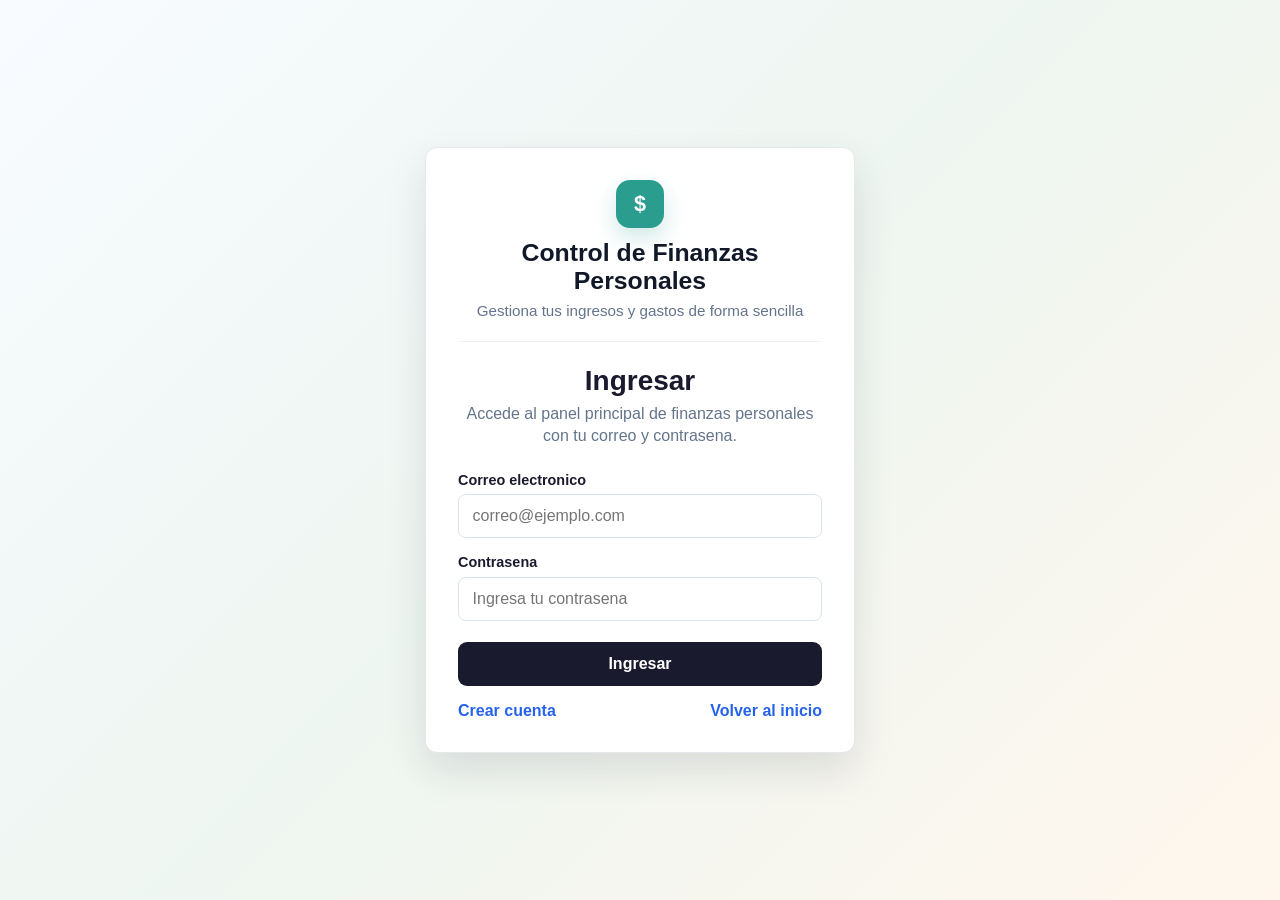
<file: src/main/resources/static/login.html>
<!doctype html>
<html lang="es">
<head>
  <meta charset="utf-8">
  <meta name="viewport" content="width=device-width,initial-scale=1">
  <title>Inicio de sesion</title>
  <style>
    * {
      box-sizing: border-box;
      margin: 0;
      padding: 0;
    }

    body {
      min-height: 100vh;
      font-family: 'Segoe UI', Tahoma, Geneva, Verdana, sans-serif;
      background: linear-gradient(135deg, #f8fbff 0%, #eef6f1 48%, #fff7ed 100%);
      color: #1a1a2e;
      display: flex;
      align-items: center;
      justify-content: center;
      padding: 1.5rem;
    }

    .login {
      width: 100%;
      max-width: 430px;
      background: #fff;
      border: 1px solid #e5e7eb;
      border-radius: 12px;
      box-shadow: 0 18px 40px rgba(31, 41, 55, 0.12);
      padding: 2rem;
    }

    .brand {
      text-align: center;
      margin-bottom: 1.45rem;
      padding-bottom: 1.2rem;
      border-bottom: 1px solid #eef2f7;
    }

    .brand-mark {
      width: 3rem;
      height: 3rem;
      display: inline-flex;
      align-items: center;
      justify-content: center;
      border-radius: 14px;
      background: #2a9d8f;
      color: #fff;
      font-size: 1.35rem;
      font-weight: 850;
      margin-bottom: 0.7rem;
      box-shadow: 0 10px 22px rgba(42, 157, 143, 0.22);
    }

    .brand-title {
      font-size: 1.55rem;
      font-weight: 850;
      line-height: 1.15;
      color: #111827;
      margin-bottom: 0.35rem;
    }

    .brand-copy {
      color: #64748b;
      font-size: 0.95rem;
      line-height: 1.35;
    }

    h1 {
      font-size: 1.75rem;
      margin-bottom: 0.35rem;
    }

    .login-heading {
      text-align: center;
      margin-bottom: 1.5rem;
    }

    .subtitulo {
      color: #64748b;
      line-height: 1.4;
    }

    .form-group {
      margin-bottom: 1rem;
    }

    label {
      display: block;
      font-size: 0.9rem;
      font-weight: 700;
      margin-bottom: 0.4rem;
    }

    input {
      width: 100%;
      padding: 0.75rem 0.85rem;
      border: 1px solid #dbe4ee;
      border-radius: 8px;
      font-size: 1rem;
      outline: none;
    }

    input:focus {
      border-color: #2a9d8f;
      box-shadow: 0 0 0 4px rgba(42, 157, 143, 0.12);
    }

    input.campo-error {
      border-color: #dc2626;
      background: #fff7f7;
    }

    button {
      width: 100%;
      padding: 0.82rem;
      border: none;
      border-radius: 9px;
      background: #1a1a2e;
      color: #fff;
      font-size: 1rem;
      font-weight: 750;
      cursor: pointer;
      margin-top: 0.35rem;
    }

    button:hover {
      background: #2d2d50;
    }

    .links {
      display: flex;
      justify-content: space-between;
      gap: 1rem;
      margin-top: 1rem;
      flex-wrap: wrap;
    }

    .links a {
      color: #2563eb;
      text-decoration: none;
      font-weight: 650;
    }

    .mensaje {
      display: none;
      margin-top: 1rem;
      padding: 0.9rem;
      border-radius: 8px;
      line-height: 1.35;
      font-weight: 650;
    }

    .mensaje.error {
      display: block;
      background: #fee2e2;
      color: #991b1b;
      border: 1px solid #fecaca;
    }
  </style>
</head>
<body>
  <main class="login">
    <section class="brand">
      <div class="brand-mark">$</div>
      <div class="brand-title">Control de Finanzas Personales</div>
      <p class="brand-copy">Gestiona tus ingresos y gastos de forma sencilla</p>
    </section>

    <section class="login-heading">
      <h1>Ingresar</h1>
      <p class="subtitulo">Accede al panel principal de finanzas personales con tu correo y contrasena.</p>
    </section>

    <form id="loginForm">
      <div class="form-group">
        <label for="correo">Correo electronico</label>
        <input id="correo" name="correo" type="text" placeholder="correo@ejemplo.com">
      </div>

      <div class="form-group">
        <label for="contrasena">Contrasena</label>
        <input id="contrasena" name="contrasena" type="password" placeholder="Ingresa tu contrasena">
      </div>

      <button type="submit">Ingresar</button>
    </form>

    <div id="mensaje" class="mensaje"></div>

    <div class="links">
      <a href="registro.html">Crear cuenta</a>
      <a href="index.html">Volver al inicio</a>
    </div>
  </main>

  <script>
    const form = document.getElementById('loginForm');
    const correoInput = document.getElementById('correo');
    const contrasenaInput = document.getElementById('contrasena');
    const mensaje = document.getElementById('mensaje');

    function mostrarError(texto) {
      mensaje.textContent = texto;
      mensaje.className = 'mensaje error';
    }

    function limpiarErrores() {
      mensaje.className = 'mensaje';
      mensaje.textContent = '';
      correoInput.classList.remove('campo-error');
      contrasenaInput.classList.remove('campo-error');
    }

    async function obtenerMensajeError(res) {
      const text = await res.text().catch(() => '');
      if (!text) return 'Usuario o contraseña incorrectos';

      try {
        const error = JSON.parse(text);
        return error.detalles || error.mensaje || 'Usuario o contraseña incorrectos';
      } catch (e) {
        return text;
      }
    }

    form.addEventListener('submit', async event => {
      event.preventDefault();
      limpiarErrores();

      const correo = correoInput.value.trim();
      const contrasena = contrasenaInput.value;
      const faltantes = [];

      if (!correo) {
        correoInput.classList.add('campo-error');
        faltantes.push('correo');
      }

      if (!contrasena.trim()) {
        contrasenaInput.classList.add('campo-error');
        faltantes.push('contrasena');
      }

      if (faltantes.length > 0) {
        mostrarError('Completa el correo y la contrasena para ingresar');
        return;
      }

      try {
        const res = await fetch('/api/auth/login', {
          method: 'POST',
          headers: { 'Content-Type': 'application/json' },
          body: JSON.stringify({ correo, contrasena })
        });

        if (res.ok) {
          const usuario = await res.json();
          localStorage.setItem('usuarioAutenticado', JSON.stringify({
            id: usuario.id,
            correo: usuario.correo,
            nombre: usuario.nombre || '',
            fotoUrl: usuario.fotoUrl || ''
          }));
          window.location.href = 'index.html';
          return;
        }

        mostrarError(await obtenerMensajeError(res));
      } catch (err) {
        mostrarError('No se pudo conectar con el servidor');
      }
    });
  </script>
</body>
</html>
</file>
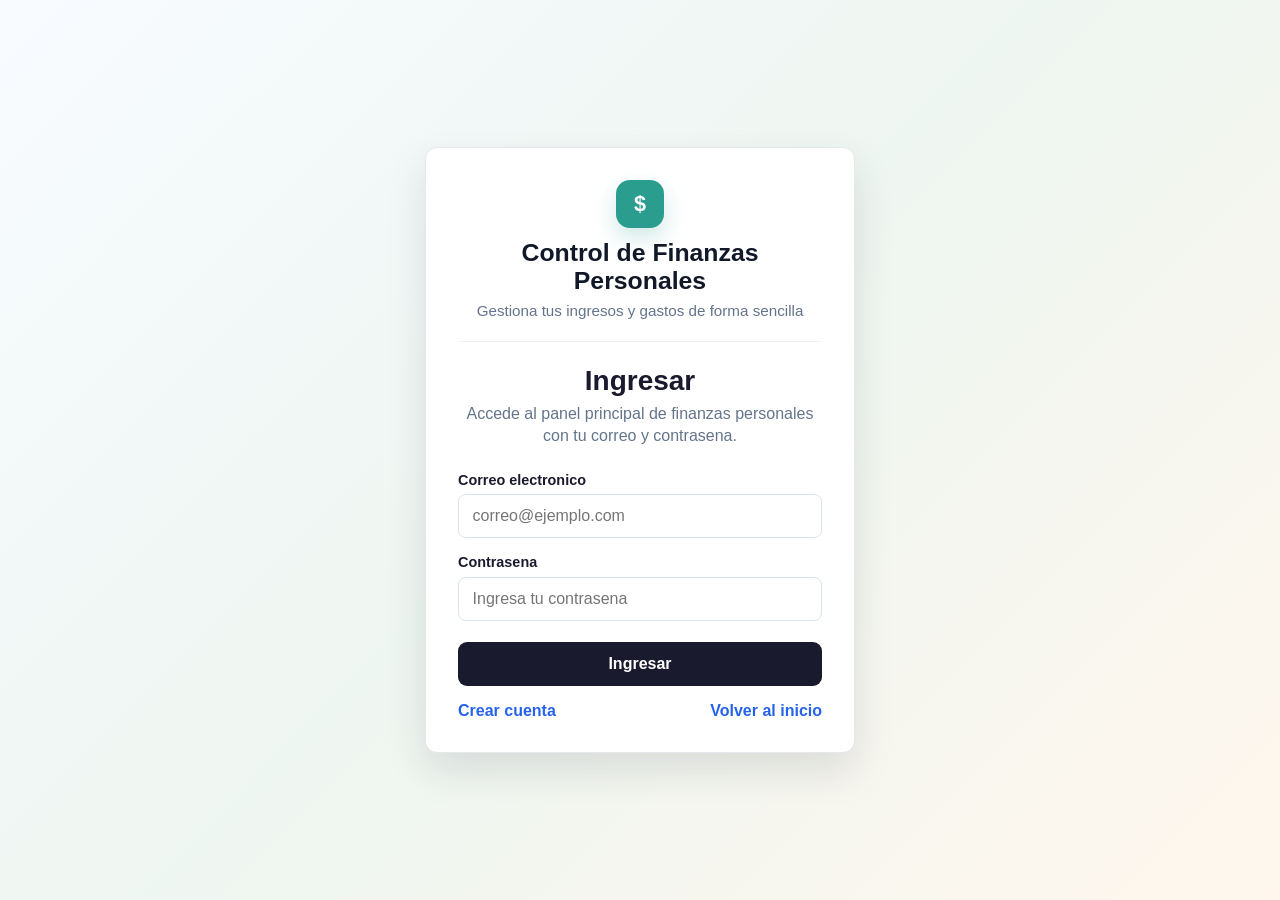
<file: src/main/resources/static/perfil.html>
<!doctype html>
<html lang="es">
<head>
  <meta charset="utf-8">
  <meta name="viewport" content="width=device-width,initial-scale=1">
  <title>Mi perfil</title>
  <style>
    * {
      box-sizing: border-box;
      margin: 0;
      padding: 0;
    }

    body {
      min-height: 100vh;
      font-family: 'Segoe UI', Tahoma, Geneva, Verdana, sans-serif;
      background: linear-gradient(135deg, #f8fbff 0%, #eef6f1 48%, #fff7ed 100%);
      color: #1a1a2e;
      display: flex;
      align-items: center;
      justify-content: center;
      padding: 1.5rem;
    }

    .perfil {
      width: 100%;
      max-width: 480px;
      background: #fff;
      border: 1px solid #e5e7eb;
      border-radius: 12px;
      box-shadow: 0 18px 40px rgba(31, 41, 55, 0.12);
      padding: 2rem;
    }

    h1 {
      font-size: 1.75rem;
      margin-bottom: 0.35rem;
    }

    .subtitulo {
      color: #64748b;
      margin-bottom: 1.5rem;
      line-height: 1.4;
    }

    .perfil-header {
      display: flex;
      align-items: center;
      gap: 1rem;
      padding: 1rem;
      border: 1px solid #e5e7eb;
      border-radius: 10px;
      background: #f8fbff;
      margin-bottom: 1.2rem;
    }

    .avatar,
    .foto {
      width: 4.3rem;
      height: 4.3rem;
      border-radius: 50%;
      flex-shrink: 0;
    }

    .avatar {
      display: inline-flex;
      align-items: center;
      justify-content: center;
      background: #2a9d8f;
      color: #fff;
      font-size: 1.7rem;
      font-weight: 850;
    }

    .foto {
      object-fit: cover;
      border: 2px solid #dbe4ee;
    }

    .nombre {
      font-size: 1.15rem;
      font-weight: 850;
      overflow-wrap: anywhere;
    }

    .correo {
      color: #64748b;
      margin-top: 0.2rem;
      overflow-wrap: anywhere;
    }

    .dato {
      padding: 0.9rem 0;
      border-bottom: 1px solid #eef2f7;
    }

    .dato:last-of-type {
      border-bottom: none;
    }

    .dato span {
      display: block;
      color: #64748b;
      font-size: 0.82rem;
      font-weight: 800;
      text-transform: uppercase;
    }

    .dato strong {
      display: block;
      margin-top: 0.25rem;
      font-size: 1rem;
      overflow-wrap: anywhere;
    }

    .editar-perfil {
      margin-top: 1rem;
      padding: 1rem;
      border: 1px solid #e5e7eb;
      border-radius: 10px;
      background: #fff;
    }

    .editar-perfil label {
      display: block;
      color: #64748b;
      font-size: 0.82rem;
      font-weight: 800;
      margin-bottom: 0.45rem;
      text-transform: uppercase;
    }

    .editar-perfil input {
      width: 100%;
      padding: 0.72rem 0.85rem;
      border: 1px solid #dbe4ee;
      border-radius: 8px;
      font-size: 1rem;
      outline: none;
    }

    .editar-perfil input:focus {
      border-color: #2a9d8f;
      box-shadow: 0 0 0 4px rgba(42, 157, 143, 0.12);
    }

    .editar-perfil button {
      width: 100%;
      padding: 0.76rem;
      border: none;
      border-radius: 9px;
      background: #1a1a2e;
      color: #fff;
      cursor: pointer;
      font-size: 0.95rem;
      font-weight: 800;
      margin-top: 0.75rem;
    }

    .mensaje {
      display: none;
      margin-top: 1rem;
      padding: 0.85rem;
      border-radius: 8px;
      font-weight: 700;
      line-height: 1.35;
    }

    .mensaje.success {
      display: block;
      background: #dcfce7;
      color: #166534;
      border: 1px solid #bbf7d0;
    }

    .mensaje.error {
      display: block;
      background: #fee2e2;
      color: #991b1b;
      border: 1px solid #fecaca;
    }

    .acciones {
      display: flex;
      gap: 0.8rem;
      margin-top: 1.4rem;
      flex-wrap: wrap;
    }

    .acciones a {
      display: inline-flex;
      align-items: center;
      justify-content: center;
      border-radius: 9px;
      padding: 0.72rem 0.95rem;
      text-decoration: none;
      font-weight: 800;
    }

    .principal {
      background: #1a1a2e;
      color: #fff;
    }

    .secundario {
      background: #e0f2fe;
      color: #075985;
    }
  </style>
</head>
<body>
  <main class="perfil">
    <h1>Mi perfil</h1>
    <p class="subtitulo">Datos basicos de la cuenta autenticada.</p>

    <section class="perfil-header">
      <div id="avatarContenedor"></div>
      <div>
        <div class="nombre" id="nombreResumen"></div>
        <div class="correo" id="correoResumen"></div>
      </div>
    </section>

    <div class="dato">
      <span>Nombre</span>
      <strong id="nombreDetalle"></strong>
    </div>

    <div class="dato">
      <span>Correo</span>
      <strong id="correoDetalle"></strong>
    </div>

    <form class="editar-perfil" id="nombreForm">
      <label for="nombreInput">Editar nombre</label>
      <input id="nombreInput" type="text" placeholder="Ingresa tu nombre">
      <button type="submit">Guardar nombre</button>
    </form>

    <form class="editar-perfil" id="fotoForm">
      <label for="fotoInput">URL de foto de perfil</label>
      <input id="fotoInput" type="text" placeholder="https://ejemplo.com/foto.jpg">
      <button type="submit">Guardar foto</button>
    </form>

    <form class="editar-perfil" id="fotoUploadForm">
      <label for="fotoArchivo">Subir foto desde el computador</label>
      <input id="fotoArchivo" type="file" accept="image/jpeg,image/png,image/webp,image/gif">
      <button type="submit">Subir foto</button>
    </form>

    <div id="mensaje" class="mensaje"></div>

    <div class="acciones">
      <a class="principal" href="index.html">Volver al panel</a>
      <a class="secundario" href="login.html">Ir a login</a>
    </div>
  </main>

  <script>
    const raw = localStorage.getItem('usuarioAutenticado');
    let usuarioActual = null;

    if (!raw) {
      window.location.href = 'login.html';
    } else {
      try {
        const usuario = JSON.parse(raw);
        if (!usuario || !usuario.correo) {
          localStorage.removeItem('usuarioAutenticado');
          window.location.href = 'login.html';
        } else {
          usuarioActual = usuario;
          renderPerfil(usuario);
        }
      } catch (err) {
        localStorage.removeItem('usuarioAutenticado');
        window.location.href = 'login.html';
      }
    }

    function renderPerfil(usuario) {
      const nombre = (usuario.nombre || '').trim();
      const correo = usuario.correo;
      const fotoUrl = (usuario.fotoUrl || '').trim();
      const nombreVisible = nombre || 'Nombre no registrado';
      const inicial = (nombre || correo || '?').charAt(0).toUpperCase();
      const avatarContenedor = document.getElementById('avatarContenedor');
      avatarContenedor.innerHTML = '';

      if (fotoUrl) {
        const img = document.createElement('img');
        img.className = 'foto';
        img.src = fotoUrl;
        img.alt = 'Foto de perfil';
        img.onerror = () => {
          avatarContenedor.innerHTML = '';
          const avatar = document.createElement('div');
          avatar.className = 'avatar';
          avatar.textContent = inicial;
          avatarContenedor.appendChild(avatar);
        };
        avatarContenedor.appendChild(img);
      } else {
        const avatar = document.createElement('div');
        avatar.className = 'avatar';
        avatar.textContent = inicial;
        avatarContenedor.appendChild(avatar);
      }

      document.getElementById('nombreResumen').textContent = nombreVisible;
      document.getElementById('correoResumen').textContent = correo;
      document.getElementById('nombreDetalle').textContent = nombreVisible;
      document.getElementById('correoDetalle').textContent = correo;
      document.getElementById('nombreInput').value = nombre;
      document.getElementById('fotoInput').value = fotoUrl;
    }

    function mostrarMensaje(texto, tipo) {
      const mensaje = document.getElementById('mensaje');
      mensaje.textContent = texto;
      mensaje.className = 'mensaje ' + tipo;
    }

    async function obtenerMensajeError(res) {
      const text = await res.text().catch(() => '');
      if (!text) return 'No se pudo actualizar el perfil';

      try {
        const error = JSON.parse(text);
        return error.detalles || error.mensaje || text;
      } catch (e) {
        return text;
      }
    }

    document.getElementById('nombreForm').addEventListener('submit', async event => {
      event.preventDefault();

      const nombre = document.getElementById('nombreInput').value.trim();
      if (!nombre) {
        mostrarMensaje('El nombre no puede estar vacio', 'error');
        return;
      }

      try {
        const res = await fetch(`/api/usuarios/${usuarioActual.id}/nombre`, {
          method: 'PATCH',
          headers: { 'Content-Type': 'application/json' },
          body: JSON.stringify({ nombre })
        });

        if (!res.ok) {
          mostrarMensaje(await obtenerMensajeError(res), 'error');
          return;
        }

        const actualizado = await res.json();
        usuarioActual = {
          id: actualizado.id,
          correo: actualizado.correo,
          nombre: actualizado.nombre || '',
          fotoUrl: actualizado.fotoUrl || ''
        };

        localStorage.setItem('usuarioAutenticado', JSON.stringify(usuarioActual));
        renderPerfil(usuarioActual);
        mostrarMensaje('Nombre actualizado correctamente', 'success');
      } catch (err) {
        mostrarMensaje('No se pudo conectar con el servidor', 'error');
      }
    });

    document.getElementById('fotoForm').addEventListener('submit', async event => {
      event.preventDefault();

      const fotoUrl = document.getElementById('fotoInput').value.trim();
      if (!fotoUrl) {
        mostrarMensaje('La URL de la foto no puede estar vacia', 'error');
        return;
      }

      try {
        const res = await fetch(`/api/usuarios/${usuarioActual.id}/foto`, {
          method: 'PATCH',
          headers: { 'Content-Type': 'application/json' },
          body: JSON.stringify({ fotoUrl })
        });

        if (!res.ok) {
          mostrarMensaje(await obtenerMensajeError(res), 'error');
          return;
        }

        const actualizado = await res.json();
        usuarioActual = {
          id: actualizado.id,
          correo: actualizado.correo,
          nombre: actualizado.nombre || '',
          fotoUrl: actualizado.fotoUrl || ''
        };

        localStorage.setItem('usuarioAutenticado', JSON.stringify(usuarioActual));
        renderPerfil(usuarioActual);
        mostrarMensaje('Foto actualizada correctamente', 'success');
      } catch (err) {
        mostrarMensaje('No se pudo conectar con el servidor', 'error');
      }
    });

    document.getElementById('fotoUploadForm').addEventListener('submit', async event => {
      event.preventDefault();

      const archivo = document.getElementById('fotoArchivo').files[0];
      if (!archivo) {
        mostrarMensaje('Debe seleccionar una imagen', 'error');
        return;
      }

      const formData = new FormData();
      formData.append('foto', archivo);

      try {
        const res = await fetch(`/api/usuarios/${usuarioActual.id}/foto-upload`, {
          method: 'POST',
          body: formData
        });

        if (!res.ok) {
          mostrarMensaje(await obtenerMensajeError(res), 'error');
          return;
        }

        const actualizado = await res.json();
        usuarioActual = {
          id: actualizado.id,
          correo: actualizado.correo,
          nombre: actualizado.nombre || '',
          fotoUrl: actualizado.fotoUrl || ''
        };

        localStorage.setItem('usuarioAutenticado', JSON.stringify(usuarioActual));
        document.getElementById('fotoArchivo').value = '';
        renderPerfil(usuarioActual);
        mostrarMensaje('Foto subida correctamente', 'success');
      } catch (err) {
        mostrarMensaje('No se pudo conectar con el servidor', 'error');
      }
    });
  </script>
</body>
</html>
</file>
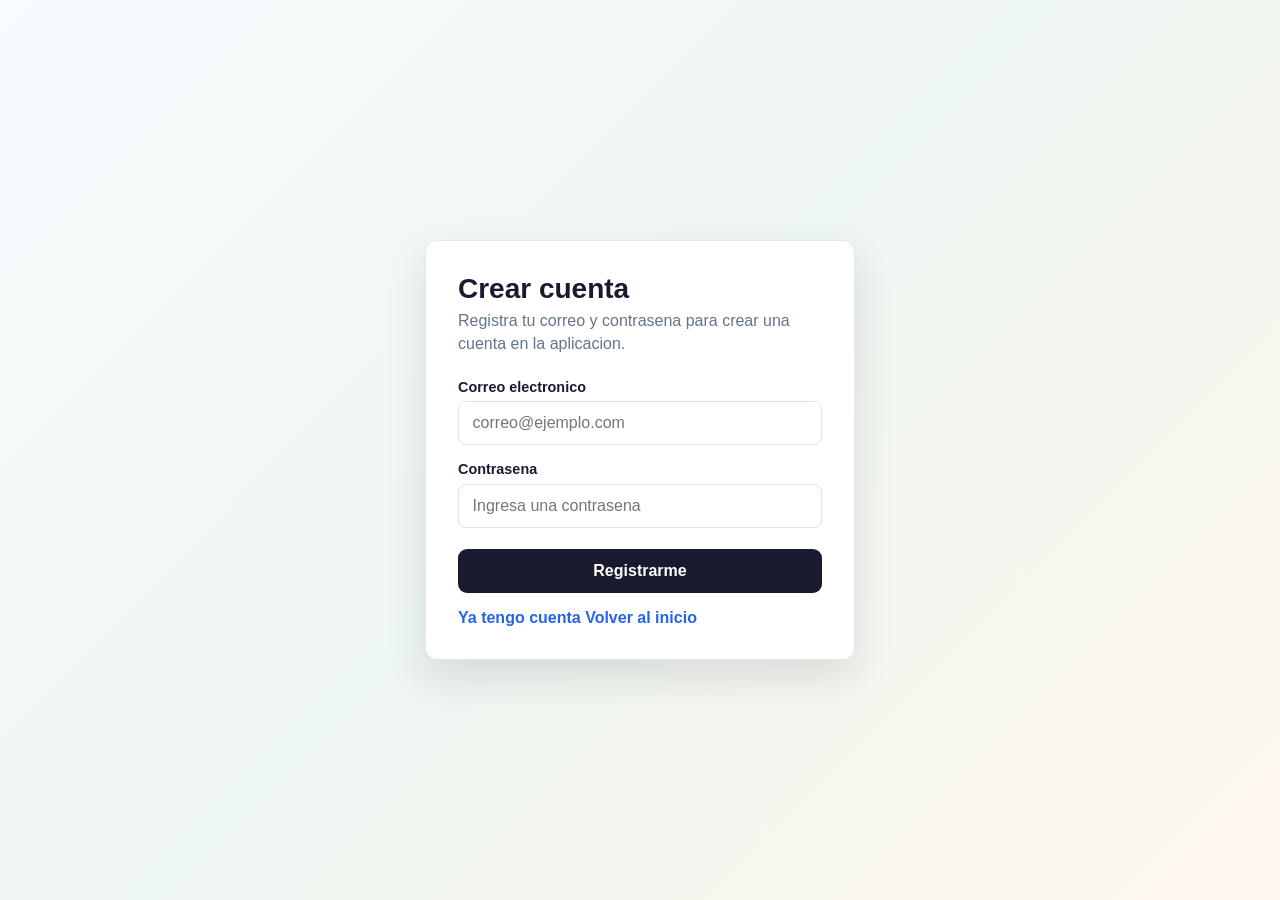
<file: src/main/resources/static/registro.html>
<!doctype html>
<html lang="es">
<head>
  <meta charset="utf-8">
  <meta name="viewport" content="width=device-width,initial-scale=1">
  <title>Registro de usuario</title>
  <style>
    * {
      box-sizing: border-box;
      margin: 0;
      padding: 0;
    }

    body {
      min-height: 100vh;
      font-family: 'Segoe UI', Tahoma, Geneva, Verdana, sans-serif;
      background: linear-gradient(135deg, #f8fbff 0%, #eef6f1 48%, #fff7ed 100%);
      color: #1a1a2e;
      display: flex;
      align-items: center;
      justify-content: center;
      padding: 1.5rem;
    }

    .registro {
      width: 100%;
      max-width: 430px;
      background: #fff;
      border: 1px solid #e5e7eb;
      border-radius: 12px;
      box-shadow: 0 18px 40px rgba(31, 41, 55, 0.12);
      padding: 2rem;
    }

    h1 {
      font-size: 1.75rem;
      margin-bottom: 0.35rem;
    }

    .subtitulo {
      color: #64748b;
      margin-bottom: 1.5rem;
      line-height: 1.4;
    }

    .form-group {
      margin-bottom: 1rem;
    }

    label {
      display: block;
      font-size: 0.9rem;
      font-weight: 700;
      margin-bottom: 0.4rem;
    }

    input {
      width: 100%;
      padding: 0.75rem 0.85rem;
      border: 1px solid #dbe4ee;
      border-radius: 8px;
      font-size: 1rem;
      outline: none;
    }

    input:focus {
      border-color: #2a9d8f;
      box-shadow: 0 0 0 4px rgba(42, 157, 143, 0.12);
    }

    button {
      width: 100%;
      padding: 0.82rem;
      border: none;
      border-radius: 9px;
      background: #1a1a2e;
      color: #fff;
      font-size: 1rem;
      font-weight: 750;
      cursor: pointer;
      margin-top: 0.35rem;
    }

    button:hover {
      background: #2d2d50;
    }

    .volver {
      display: inline-block;
      margin-top: 1rem;
      color: #2563eb;
      text-decoration: none;
      font-weight: 650;
    }

    .mensaje {
      display: none;
      margin-top: 1rem;
      padding: 0.9rem;
      border-radius: 8px;
      line-height: 1.35;
      font-weight: 650;
    }

    .mensaje.success {
      display: block;
      background: #dcfce7;
      color: #166534;
      border: 1px solid #bbf7d0;
    }

    .mensaje.error {
      display: block;
      background: #fee2e2;
      color: #991b1b;
      border: 1px solid #fecaca;
    }
  </style>
</head>
<body>
  <main class="registro">
    <h1>Crear cuenta</h1>
    <p class="subtitulo">Registra tu correo y contrasena para crear una cuenta en la aplicacion.</p>

    <form id="registroForm">
      <div class="form-group">
        <label for="correo">Correo electronico</label>
        <input id="correo" name="correo" type="text" placeholder="correo@ejemplo.com">
      </div>

      <div class="form-group">
        <label for="contrasena">Contrasena</label>
        <input id="contrasena" name="contrasena" type="password" placeholder="Ingresa una contrasena">
      </div>

      <button type="submit">Registrarme</button>
    </form>

    <div id="mensaje" class="mensaje"></div>
    <a class="volver" href="login.html">Ya tengo cuenta</a>
    <a class="volver" href="index.html">Volver al inicio</a>
  </main>

  <script>
    const form = document.getElementById('registroForm');
    const mensaje = document.getElementById('mensaje');

    function mostrarMensaje(texto, tipo) {
      mensaje.textContent = texto;
      mensaje.className = 'mensaje ' + tipo;
    }

    async function obtenerMensajeError(res) {
      const text = await res.text().catch(() => '');
      if (!text) return 'No se pudo crear la cuenta';

      try {
        const error = JSON.parse(text);
        return error.detalles || error.mensaje || text;
      } catch (e) {
        return text;
      }
    }

    form.addEventListener('submit', async event => {
      event.preventDefault();

      const correo = document.getElementById('correo').value.trim();
      const contrasena = document.getElementById('contrasena').value;
      const correoValido = /^[^\s@]+@[^\s@]+\.[^\s@]+$/.test(correo);

      if (!correoValido) {
        mostrarMensaje('El correo no es valido', 'error');
        return;
      }

      if (!contrasena.trim()) {
        mostrarMensaje('La contrasena es obligatoria', 'error');
        return;
      }

      try {
        const res = await fetch('/api/auth/registro', {
          method: 'POST',
          headers: { 'Content-Type': 'application/json' },
          body: JSON.stringify({ correo, contrasena })
        });

        if (res.status === 201) {
          const data = await res.json();
          mostrarMensaje(data.mensaje || 'Cuenta creada exitosamente', 'success');
          form.reset();
          return;
        }

        mostrarMensaje(await obtenerMensajeError(res), 'error');
      } catch (err) {
        mostrarMensaje('No se pudo conectar con el servidor', 'error');
      }
    });
  </script>
</body>
</html>
</file>
